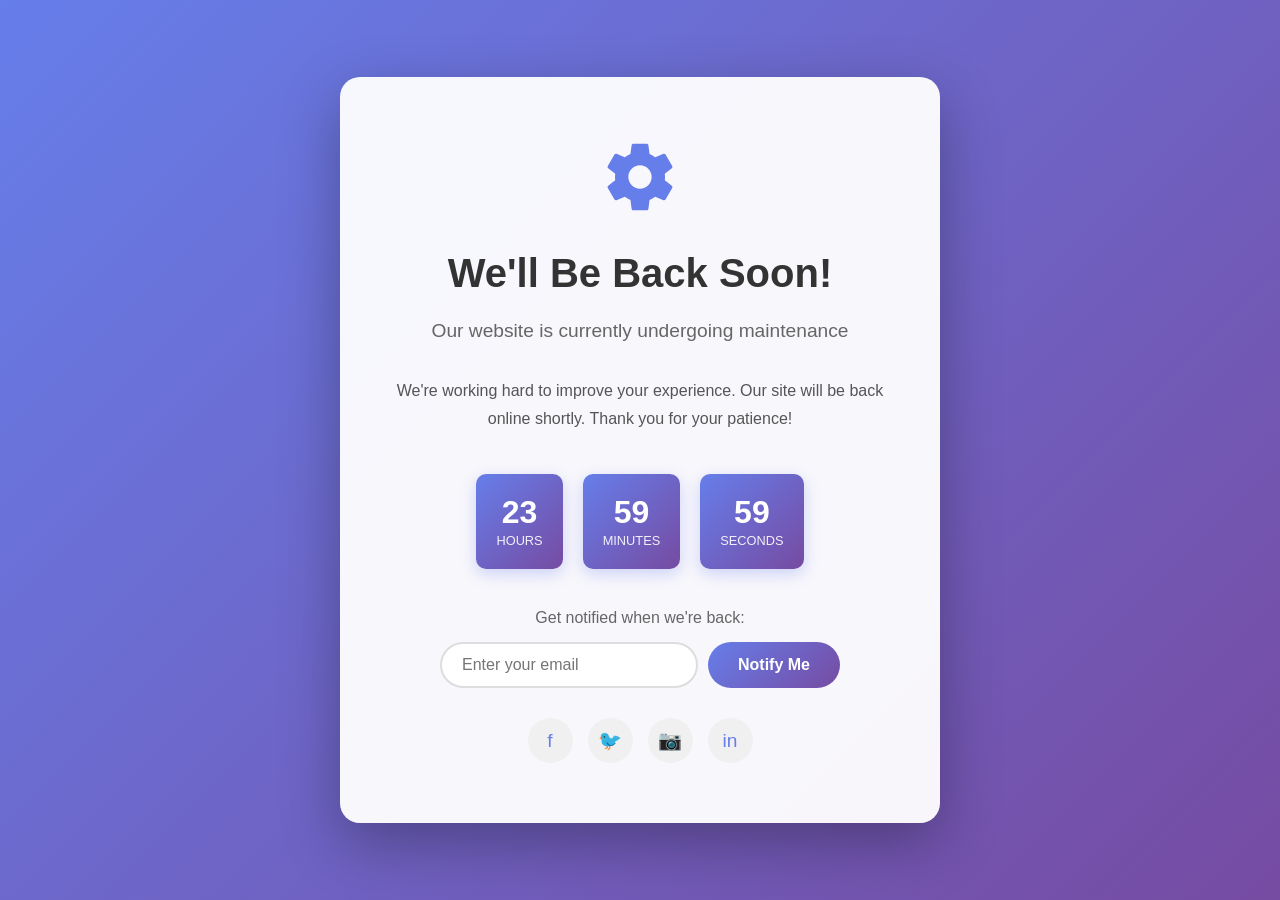
<file: index.html>
<!DOCTYPE html>
<html lang="en">
<head>
    <meta charset="UTF-8">
    <meta name="viewport" content="width=device-width, initial-scale=1.0">
    <title>Under Maintenance</title>
    <style>
        * {
            margin: 0;
            padding: 0;
            box-sizing: border-box;
        }

        body {
            font-family: 'Segoe UI', Tahoma, Geneva, Verdana, sans-serif;
            background: linear-gradient(135deg, #667eea 0%, #764ba2 100%);
            min-height: 100vh;
            display: flex;
            align-items: center;
            justify-content: center;
            padding: 20px;
            overflow-x: hidden;
        }

        .container {
            background: rgba(255, 255, 255, 0.95);
            border-radius: 20px;
            box-shadow: 0 20px 60px rgba(0, 0, 0, 0.3);
            padding: 60px 40px;
            text-align: center;
            max-width: 600px;
            width: 100%;
            animation: fadeIn 0.8s ease-in;
        }

        @keyframes fadeIn {
            from {
                opacity: 0;
                transform: translateY(-30px);
            }
            to {
                opacity: 1;
                transform: translateY(0);
            }
        }

        .icon-container {
            margin-bottom: 30px;
        }

        .gear {
            width: 80px;
            height: 80px;
            fill: #667eea;
            animation: rotate 3s linear infinite;
        }

        @keyframes rotate {
            from {
                transform: rotate(0deg);
            }
            to {
                transform: rotate(360deg);
            }
        }

        h1 {
            color: #333;
            font-size: 2.5rem;
            margin-bottom: 20px;
            font-weight: 700;
        }

        .subtitle {
            color: #666;
            font-size: 1.2rem;
            margin-bottom: 30px;
            line-height: 1.6;
        }

        .message {
            color: #555;
            font-size: 1rem;
            margin-bottom: 40px;
            line-height: 1.8;
        }

        .countdown {
            display: flex;
            justify-content: center;
            gap: 20px;
            margin-bottom: 40px;
            flex-wrap: wrap;
        }

        .time-unit {
            background: linear-gradient(135deg, #667eea 0%, #764ba2 100%);
            color: white;
            padding: 20px;
            border-radius: 10px;
            min-width: 80px;
            box-shadow: 0 5px 15px rgba(102, 126, 234, 0.3);
        }

        .time-value {
            font-size: 2rem;
            font-weight: 700;
            display: block;
        }

        .time-label {
            font-size: 0.8rem;
            text-transform: uppercase;
            margin-top: 5px;
            opacity: 0.9;
        }

        .social-links {
            display: flex;
            justify-content: center;
            gap: 15px;
            margin-top: 30px;
        }

        .social-links a {
            display: inline-flex;
            align-items: center;
            justify-content: center;
            width: 45px;
            height: 45px;
            background: #f0f0f0;
            border-radius: 50%;
            color: #667eea;
            text-decoration: none;
            transition: all 0.3s ease;
            font-size: 1.2rem;
        }

        .social-links a:hover {
            background: #667eea;
            color: white;
            transform: translateY(-3px);
            box-shadow: 0 5px 15px rgba(102, 126, 234, 0.4);
        }

        .email-notify {
            margin-top: 30px;
        }

        .email-input {
            display: flex;
            gap: 10px;
            max-width: 400px;
            margin: 15px auto 0;
            flex-wrap: wrap;
            justify-content: center;
        }

        input[type="email"] {
            flex: 1;
            min-width: 200px;
            padding: 12px 20px;
            border: 2px solid #ddd;
            border-radius: 25px;
            font-size: 1rem;
            outline: none;
            transition: border-color 0.3s;
        }

        input[type="email"]:focus {
            border-color: #667eea;
        }

        button {
            padding: 12px 30px;
            background: linear-gradient(135deg, #667eea 0%, #764ba2 100%);
            color: white;
            border: none;
            border-radius: 25px;
            font-size: 1rem;
            cursor: pointer;
            transition: transform 0.3s, box-shadow 0.3s;
            font-weight: 600;
        }

        button:hover {
            transform: translateY(-2px);
            box-shadow: 0 5px 15px rgba(102, 126, 234, 0.4);
        }

        @media (max-width: 768px) {
            .container {
                padding: 40px 30px;
            }

            h1 {
                font-size: 2rem;
            }

            .subtitle {
                font-size: 1rem;
            }

            .time-unit {
                min-width: 70px;
                padding: 15px;
            }

            .time-value {
                font-size: 1.5rem;
            }

            .countdown {
                gap: 10px;
            }
        }

        @media (max-width: 480px) {
            h1 {
                font-size: 1.7rem;
            }

            .gear {
                width: 60px;
                height: 60px;
            }

            .email-input {
                flex-direction: column;
                align-items: stretch;
            }

            input[type="email"],
            button {
                width: 100%;
            }
        }
    </style>
</head>
<body>
    <div class="container">
        <div class="icon-container">
            <svg class="gear" viewBox="0 0 24 24" xmlns="http://www.w3.org/2000/svg">
                <path d="M12 15.5C10.067 15.5 8.5 13.933 8.5 12C8.5 10.067 10.067 8.5 12 8.5C13.933 8.5 15.5 10.067 15.5 12C15.5 13.933 13.933 15.5 12 15.5ZM19.43 12.97C19.47 12.65 19.5 12.33 19.5 12C19.5 11.67 19.47 11.34 19.43 11L21.54 9.37C21.73 9.22 21.78 8.95 21.66 8.73L19.66 5.27C19.54 5.05 19.27 4.96 19.05 5.05L16.56 6.05C16.04 5.66 15.5 5.32 14.87 5.07L14.5 2.42C14.46 2.18 14.25 2 14 2H10C9.75 2 9.54 2.18 9.5 2.42L9.13 5.07C8.5 5.32 7.96 5.66 7.44 6.05L4.95 5.05C4.73 4.96 4.46 5.05 4.34 5.27L2.34 8.73C2.21 8.95 2.27 9.22 2.46 9.37L4.57 11C4.53 11.34 4.5 11.67 4.5 12C4.5 12.33 4.53 12.65 4.57 12.97L2.46 14.63C2.27 14.78 2.21 15.05 2.34 15.27L4.34 18.73C4.46 18.95 4.73 19.03 4.95 18.95L7.44 17.94C7.96 18.34 8.5 18.68 9.13 18.93L9.5 21.58C9.54 21.82 9.75 22 10 22H14C14.25 22 14.46 21.82 14.5 21.58L14.87 18.93C15.5 18.67 16.04 18.34 16.56 17.94L19.05 18.95C19.27 19.03 19.54 18.95 19.66 18.73L21.66 15.27C21.78 15.05 21.73 14.78 21.54 14.63L19.43 12.97Z"/>
            </svg>
        </div>

        <h1>We'll Be Back Soon!</h1>
        <p class="subtitle">Our website is currently undergoing maintenance</p>
        <p class="message">
            We're working hard to improve your experience. Our site will be back online shortly. 
            Thank you for your patience!
        </p>

        <div class="countdown">
            <div class="time-unit">
                <span class="time-value" id="hours">00</span>
                <span class="time-label">Hours</span>
            </div>
            <div class="time-unit">
                <span class="time-value" id="minutes">00</span>
                <span class="time-label">Minutes</span>
            </div>
            <div class="time-unit">
                <span class="time-value" id="seconds">00</span>
                <span class="time-label">Seconds</span>
            </div>
        </div>

        <div class="email-notify">
            <p style="color: #666; margin-bottom: 10px;">Get notified when we're back:</p>
            <div class="email-input">
                <input type="email" placeholder="Enter your email" id="emailInput">
                <button onclick="notifyMe()">Notify Me</button>
            </div>
        </div>

        <div class="social-links">
            <a href="#" title="Facebook">f</a>
            <a href="#" title="Twitter">🐦</a>
            <a href="#" title="Instagram">📷</a>
            <a href="#" title="LinkedIn">in</a>
        </div>
    </div>

    <script>
        // Set maintenance end time (24 hours from now)
        const endTime = new Date().getTime() + (24 * 60 * 60 * 1000);

        function updateCountdown() {
            const now = new Date().getTime();
            const distance = endTime - now;

            const hours = Math.floor((distance % (1000 * 60 * 60 * 24)) / (1000 * 60 * 60));
            const minutes = Math.floor((distance % (1000 * 60 * 60)) / (1000 * 60));
            const seconds = Math.floor((distance % (1000 * 60)) / 1000);

            document.getElementById('hours').textContent = String(hours).padStart(2, '0');
            document.getElementById('minutes').textContent = String(minutes).padStart(2, '0');
            document.getElementById('seconds').textContent = String(seconds).padStart(2, '0');

            if (distance < 0) {
                clearInterval(countdownInterval);
                document.querySelector('.countdown').innerHTML = '<p style="font-size: 1.2rem; color: #667eea;">Maintenance Complete!</p>';
            }
        }

        const countdownInterval = setInterval(updateCountdown, 1000);
        updateCountdown();

        function notifyMe() {
            const email = document.getElementById('emailInput').value;
            if (email && email.includes('@')) {
                alert('Thank you! We\'ll notify you at ' + email + ' when we\'re back online.');
                document.getElementById('emailInput').value = '';
            } else {
                alert('Please enter a valid email address.');
            }
        }
    </script>
</body>
</html>
</file>
